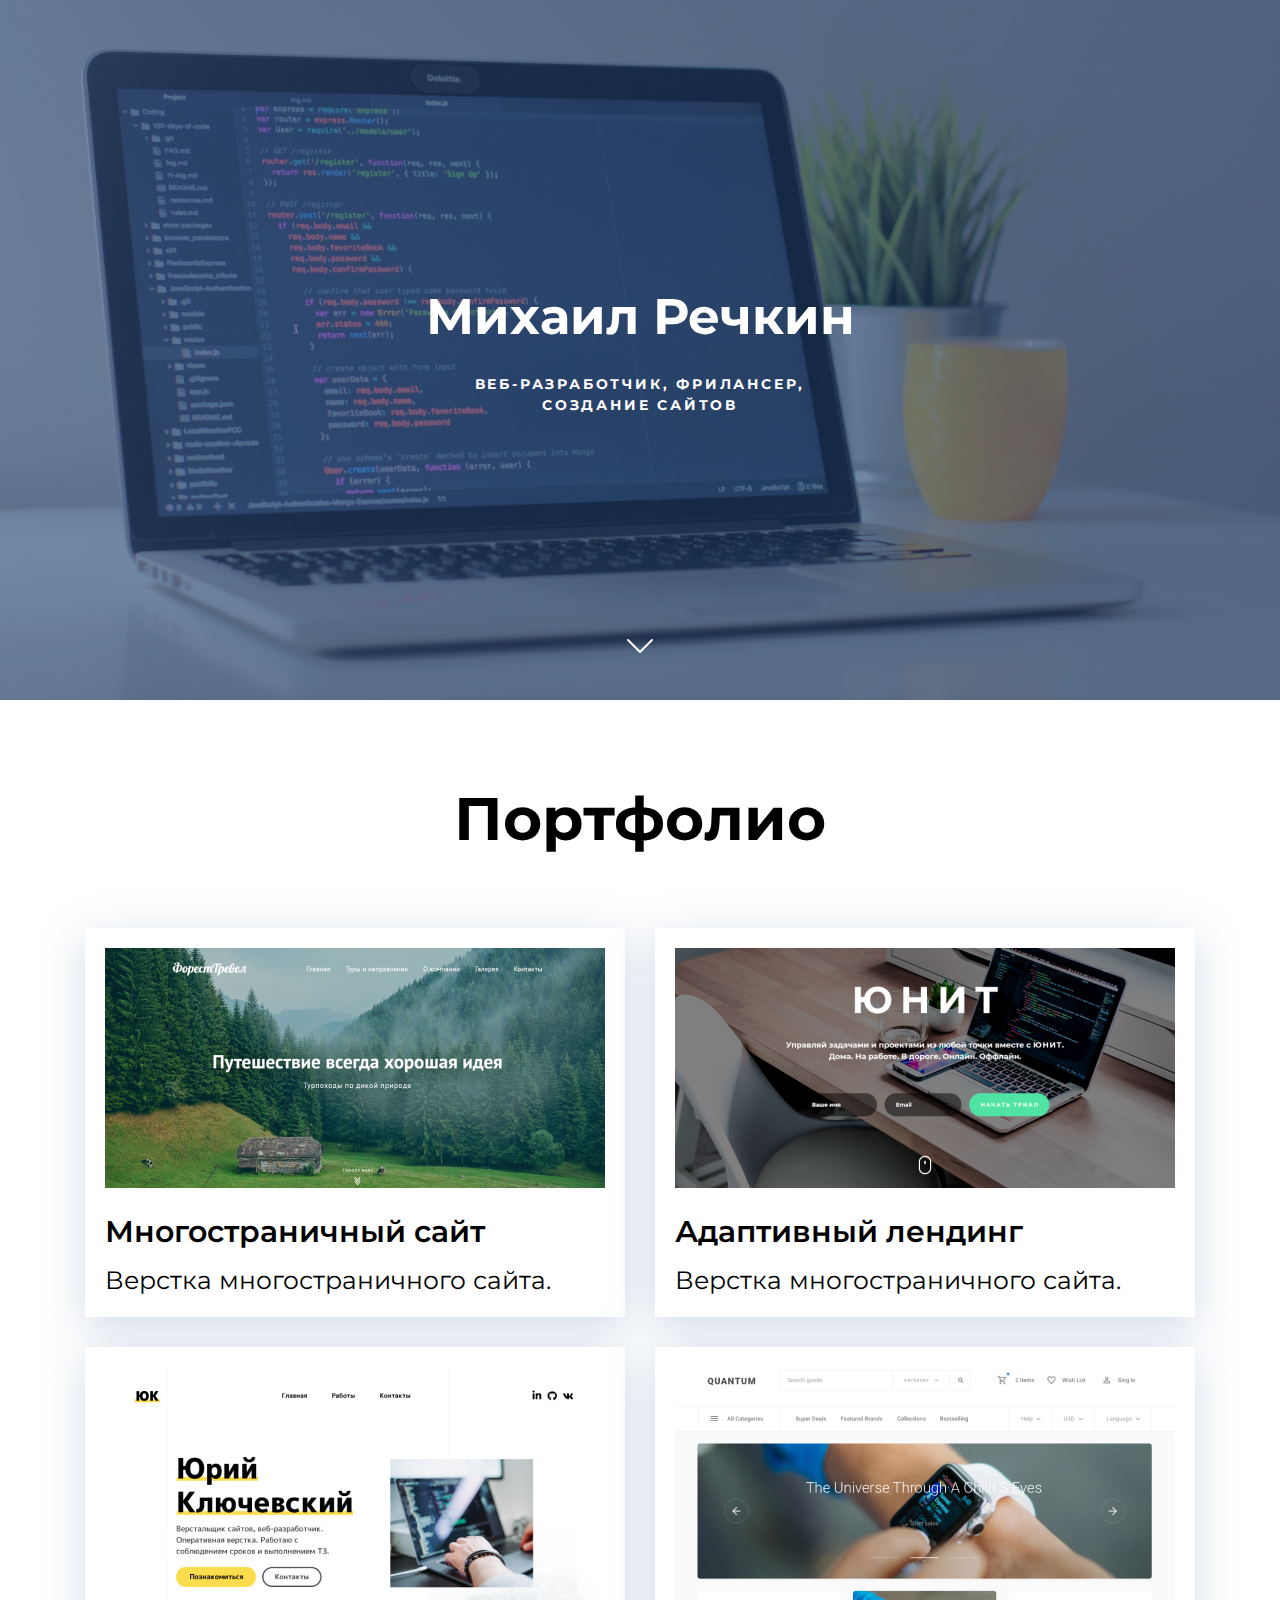
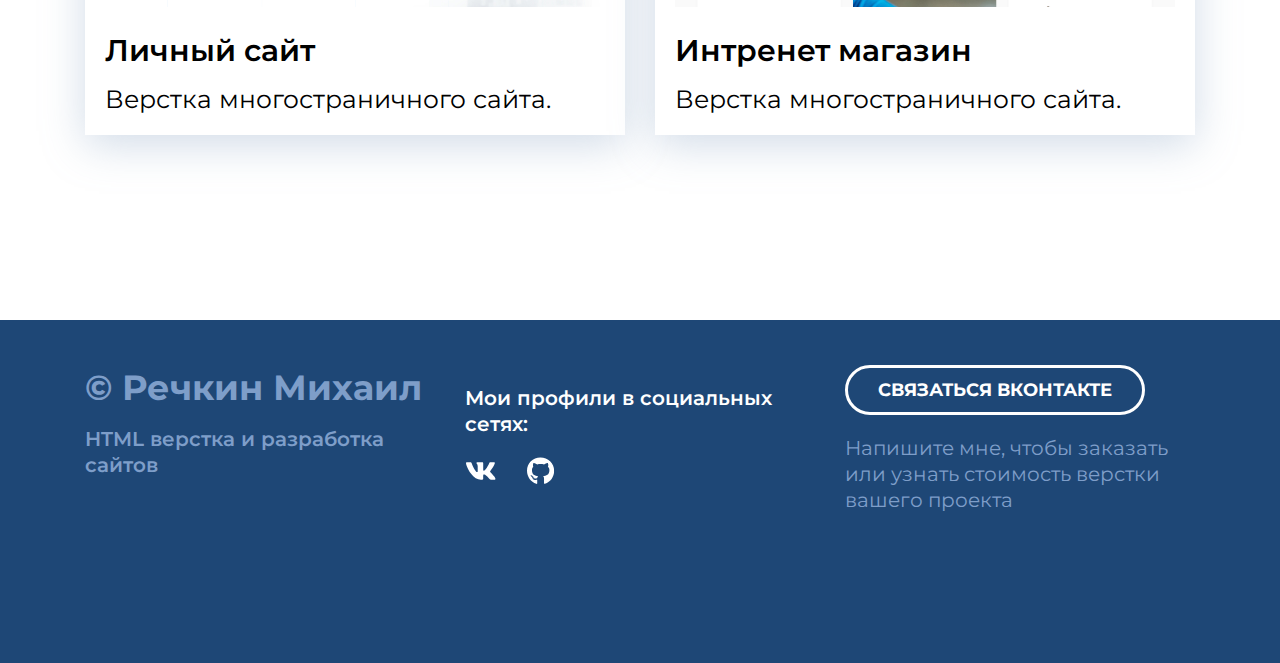
<file: index.html>
<!DOCTYPE html>
<html lang="en">
<head>
    <meta charset="UTF-8">
    <meta name="viewport" content="width=device-width, initial-scale=1.0">
    <title>Сайт Портфолио</title>
    <link rel="stylesheet" href="./css/main.css">
    <link rel="preconnect" href="https://fonts.googleapis.com">
<link rel="preconnect" href="https://fonts.gstatic.com" crossorigin>
<link href="https://fonts.googleapis.com/css2?family=Jura:wght@300;400;500&family=Monoton&family=Montserrat:ital@0;1&family=Quantico:wght@400;700&family=Rock+Salt&display=swap" rel="stylesheet">
</head>
<body>
    <header class="header">
        <h1 class="header-title">Михаил Речкин</h1>
        <p class="header-subtitle"> веб-разработчик, фрилансер, <br> создание сайтов</p>
    <div class="header-arrow">
        <img src="./img/header/chevron-down.svg" alt="arrow">
    </div>
    </header>

    <main>
        <div class="portfolio"> 
            <div class="container">
            <h2 class="portfolio-header">Портфолио</h2>
            <div class="portfolio-cards-wrapper">
            <!--Card-->
                <div class="card">
                    <a href="forest-travel.html" class="card-link">
                        <img class="card-img" src="./img/portfolio/forest.jpg" alt="Многостраничный сайт">
                        <h3 class="card-title">Многостраничный сайт</h3>
                        <p>Верстка многостраничного сайта.</p>
                    </a>
                </div>
            <!--//Card-->
            <!--Card-->
                <div class="card">
                    <a href="forest-travel.html" class="card-link">
                        <img class="card-img" src="./img/portfolio/unit.jpg" alt="Многостраничный сайт">
                        <h3 class="card-title">Адаптивный лендинг</h3>
                        <p>Верстка многостраничного сайта.</p>
                    </a>
                </div>
            <!--//Card-->
            <!--Card-->
                <div class="card">
                    <a href="forest-travel.html" class="card-link">
                        <img class="card-img" src="./img/portfolio/porfolio.jpg" alt="Многостраничный сайт">
                        <h3 class="card-title">Личный сайт</h3>
                        <p>Верстка многостраничного сайта.</p>
                    </a>
                </div>
            <!--//Card-->
            <!--Card-->
                <div class="card">
                    <a href="forest-travel.html" class="card-link">
                        <img class="card-img" src="./img/portfolio/quantum.jpg" alt="Многостраничный сайт">
                        <h3 class="card-title">Интренет магазин</h3>
                        <p>Верстка многостраничного сайта.</p>
                    </a>
                </div>
            </div>
            <!--//Card-->
        </div> 
    </div>
    </main>

    <footer class="footer">
        <div class="container">
            <div class="footer-row">
                
                <div class="footer-copyright footer-col">
                    <div class="footer-copyright-name">© Речкин Михаил</div>
                    <p>HTML верстка и разработка сайтов</p>
                </div>

                <div class="footer-icons footer-col">
                <p>Мои профили в социальных сетях:</p>
                <div class="footer-icons-row">
                    <a href="#">
                        <img src="./img/icons/vk.svg" alt="">
                    </a>
                    <a href="#">
                        <img src="./img/icons/github.svg" alt="">
                    </a>
                    </div>
                </div>

                <div class="footer-contacts footer-col">
                    <a href="https://vk.com/sad.higoshikata" class="footer-button">
                    Связаться Вконтакте  
                    </a>
                    <p>Напишите мне, чтобы заказать или узнать стоимость верстки вашего проекта</p>
                </div>
            </div>
        </div>
    </footer>
</body>
</html>
</file>
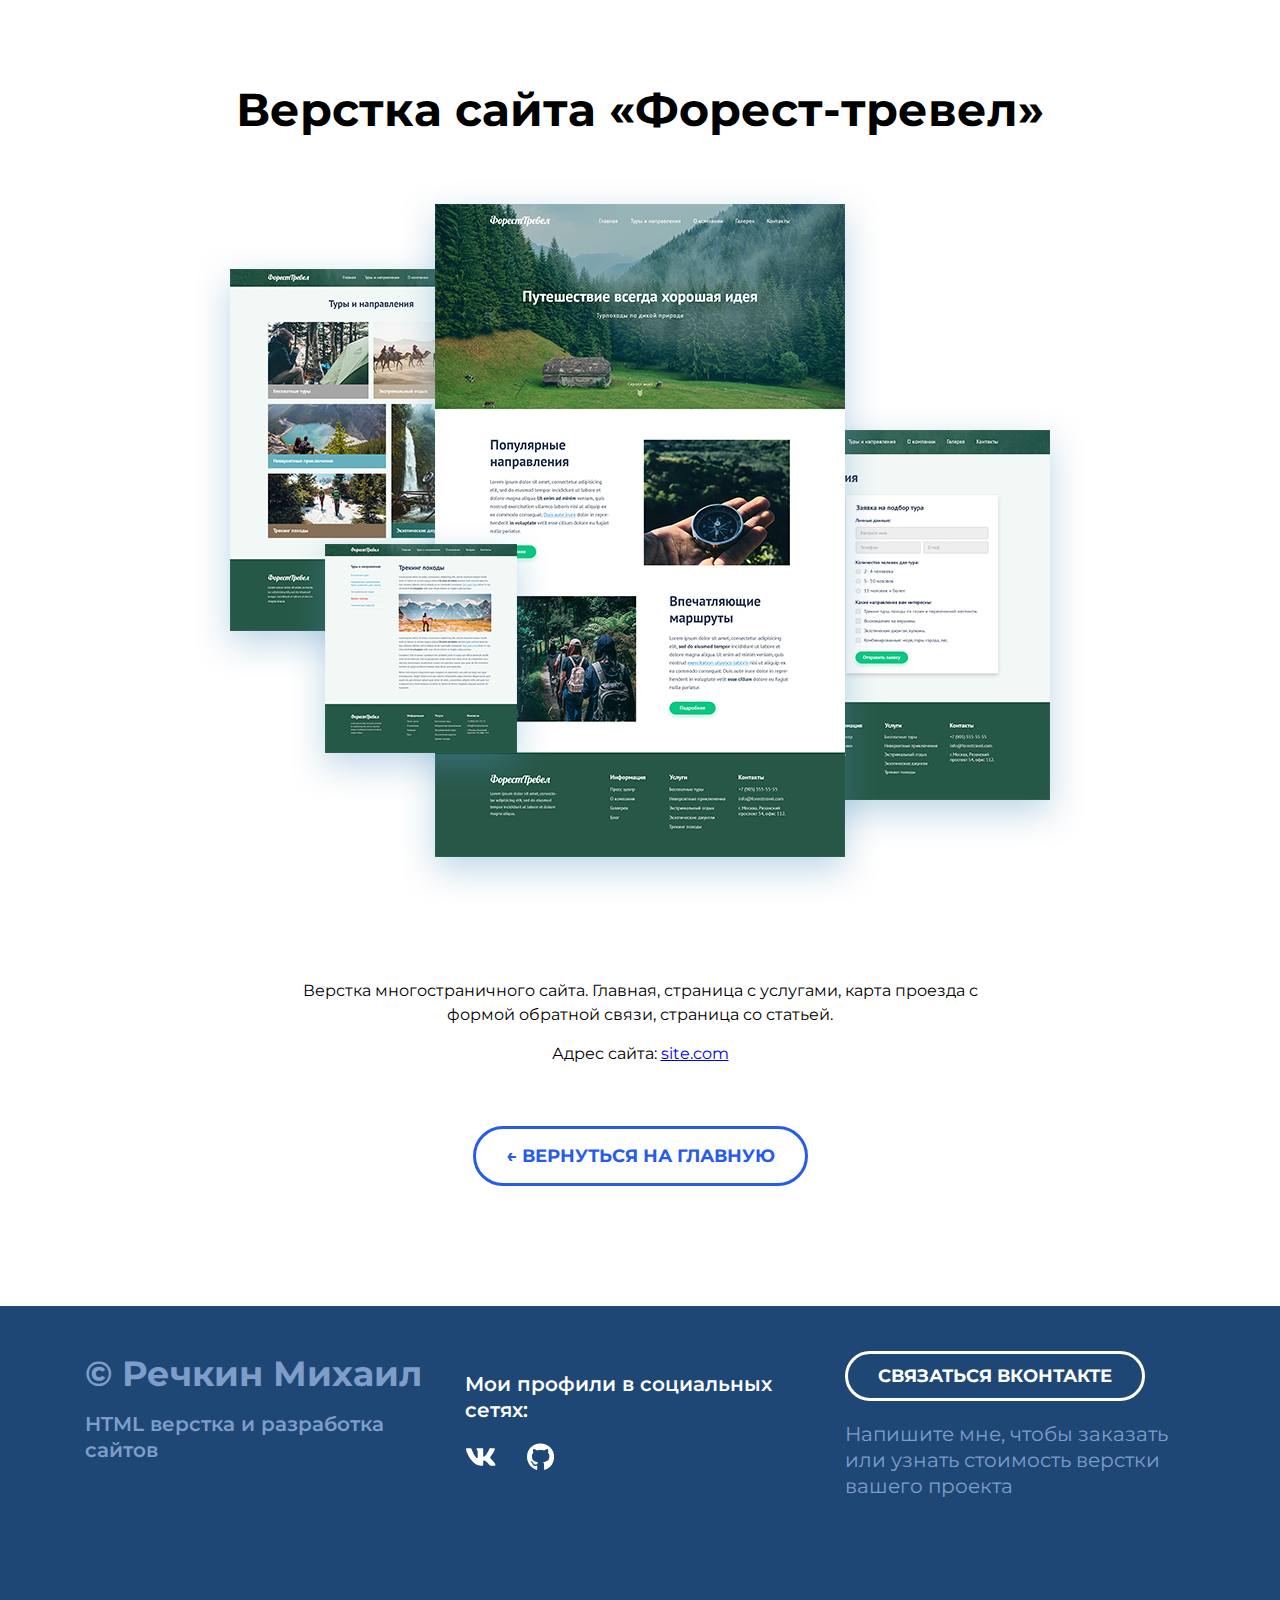
<file: forest-travel.html>
<!DOCTYPE html>
<html lang="en">
<head>
    <meta charset="UTF-8">
    <meta name="viewport" content="width=device-width, initial-scale=1.0">
    <title>Проект Форест тревел</title>
    <link rel="stylesheet" href="./css/main.css">
    <link rel="preconnect" href="https://fonts.googleapis.com">
<link rel="preconnect" href="https://fonts.gstatic.com" crossorigin>
<link href="https://fonts.googleapis.com/css2?family=Jura:wght@300;400;500&family=Monoton&family=Montserrat:ital@0;1&family=Quantico:wght@400;700&family=Rock+Salt&display=swap" rel="stylesheet">
</head>
<body>
    <main>
    <div class="project">
        <div class="container">
            <h1 class="project-header">Верстка сайта «Форест-тревел»</h1>
            <div class="project-img">
                <img src="./img/projects/forest-full.png" alt="Верстка сайта «Форест-тревел»">
            </div>
            <div class="project-description">
                <p>Верстка многостраничного сайта. Главная, страница с услугами, карта проезда с формой обратной связи, страница со статьей.</p>
                <p>Адрес сайта: <a href="#">site.com</a></p>
            </div>
            <a href="index.html" class="project-btn-back">← ВЕРНУТЬСЯ НА ГЛАВНУЮ</a>
        </div>
    </main>
    <footer class="footer">
        <div class="container">
            <div class="footer-row">
                
                <div class="footer-copyright footer-col">
                    <div class="footer-copyright-name">© Речкин Михаил</div>
                    <p>HTML верстка и разработка сайтов</p>
                </div>

                <div class="footer-icons footer-col">
                <p>Мои профили в социальных сетях:</p>
                <div class="footer-icons-row">
                    <a href="#">
                        <img src="./img/icons/vk.svg" alt="">
                    </a>
                    <a href="#">
                        <img src="./img/icons/github.svg" alt="">
                    </a>
                    </div>
                </div>

                <div class="footer-contacts footer-col">
                    <a href="https://vk.me/sad.higoshikata" class="footer-button">
                    Связаться Вконтакте  
                    </a>
                    <p>Напишите мне, чтобы заказать или узнать стоимость верстки вашего проекта</p>
                </div>
            </div>
        </div>
    </footer>
</body>
</html>
</file>
<file: css/main.css>
*{
    box-sizing: border-box;
}

body {
    margin: 0 ;
    font-family: "Montserrat", sans-serif;
}
img{
    max-width: 100%;
}
.container{
    max-width: 1140px;
    margin-left: auto;
    margin-right: auto;
    padding-left: 15px;
    padding-right: 15px;
}

.none{
    display:none !important;
}

.header {
    position: relative;
    width: 100%;
    height: 700px;
    background-color:#556983;
    background-image: url("./../img/header/header-bg.jpg");
    background-size: cover;
    background-position: center;

    display: flex;
    flex-direction: column;
    justify-content: center;
    align-items: center;
}
.header-title {
margin: 0;
margin-bottom: 25px;
font-weight: 500px;
font-size: 50px;
line-height: 1.3;
text-align: center;
color: #FFFFFF;
}
.header-subtitle {
    margin: 0;
    font-weight: 700;
    font-size: 14px;
    line-height: 150%;

    letter-spacing: 0.2em;
    text-transform: uppercase;
    text-align: center;
    color: #fff;
}
.header-arrow{
    width: 48px;
    height: 48px;
    position: absolute;
    bottom:30px;
    left: 50%;
    transform: translate(-50%, 0);
}

.portfolio{
    padding-top: 80px;
    padding-bottom: 115px;
}
.portfolio-header{
    margin: 0;
    margin-bottom: 70px;
    font-weight: 700;
    font-size: 60px;
    line-height: 130%;
    text-align: center;
    color: #000;
}
.portfolio-cards-wrapper{
    display:flex;
    flex-wrap: wrap;
    justify-content: space-between;
}

.card{
    margin-bottom: 30px;
    max-width: 700px;
    background-color: #fff;
    box-shadow: 0px 10px 40px rgba(126, 155, 189, 0.35);
    transition: transform 0.2s linear;
}
.card:hover{
    transform: translateY(-15px);
}

.card-link{
    display: block;
    padding: 20px;
    color: #000;
    text-decoration: none;
    transition: color 0.2s ease-in;
}

.card-link:hover{
    color: rgb(39, 91, 236)
}
.card:last-child, .card:nth-last-child(2) {
    margin-bottom: 70px;
}

.card-title{
margin: 0;
margin-bottom: 13px;
font-weight: 600;
font-size: 30px;
line-height: 130%;
}

.card-img{
    margin-bottom: 20px;

}
.card p{
margin: 0;
font-size: 25px;
line-height: 130%;
}

.footer{
    padding-top: 45px;
    padding-bottom: 130px;
    width: 100%;
    background: #1e4776;
    color: white;
    
}

.footer-row{
    display: flex;
    justify-content: space-between;
    flex-direction: row;
}

.footer-col{
    max-width: 350px;
    flex-grow: 1;
}
.footer-copyright{
    color: #7e9ec9;
    flex-grow:1;
    max-width: 350px;
    line-height: 1.3;
}

.footer-copyright-name{
font-weight: 700;
font-size: 35px;
margin-bottom: 15px;
}
.footer-copyright p{
    margin: 0;
    margin-bottom: 15px;
    font-weight: 600;
    font-size: 20px;
}


.footer-icons p{
font-weight: 600;
font-size: 20px;
line-height: 1.3;
color: #fff;

}

.footer-icons-row{
    display:flex;
    align-items: center;
}
.footer-icons-row > * + *{
    margin-left: 30px;

}

.footer-button{
    display: inline-block;
    height: 50px;
    padding-left: 30px;
    padding-right: 30px;
   

    border: 3px solid #FFFFFF;
    border-radius: 50px;

    color: #fff;
    line-height: 44px;
    font-size: 18px;
    font-weight: 700;
    text-transform: uppercase;
    text-decoration: none;
    
    transition: all 0.2s ease-in;
    }

.footer-button:hover{
    background-color:white ;
    color:#1e4776;
}
.footer-contacts p {
    margin-bottom: 15px 0;
    font-size: 20px;
    line-height: 1.3;
    color: #7e9ec9;
}
/* Project */
.project{
    padding-top: 80px;
    padding-bottom: 120px;
    text-align: center;

}
.project-header{
    margin: 0;
    margin-bottom: 40px;
    font-weight: bold;
    font-size: 46px;
    line-height: 1.3;
    color: #000;
}
.project-img{
    margin-bottom: 70px;

}
.project-description{
    margin: 0 auto;
    max-width: 730px;
    margin-bottom: 60px;

}
.project-description p{
margin-top: 0;
margin-bottom: 15px;
font-size: 16px;
line-height: 1.5;
color: #000;
}

.project-btn-back{
    display: inline-block;
    height: 60px;
    padding-left: 30px;
    padding-right: 30px;
   

    border: 3px solid #275BEC;
    border-radius: 50px;

    color: #275BEC;
    line-height: 54px;
    font-size: 18px;
    font-weight: 700;
    text-transform: uppercase;
    text-decoration: none;
    transition: all 0.2s ease-in;
}
.project-btn-back:hover{
    background-color: #275BEC;
    color: white;

}
</file>
